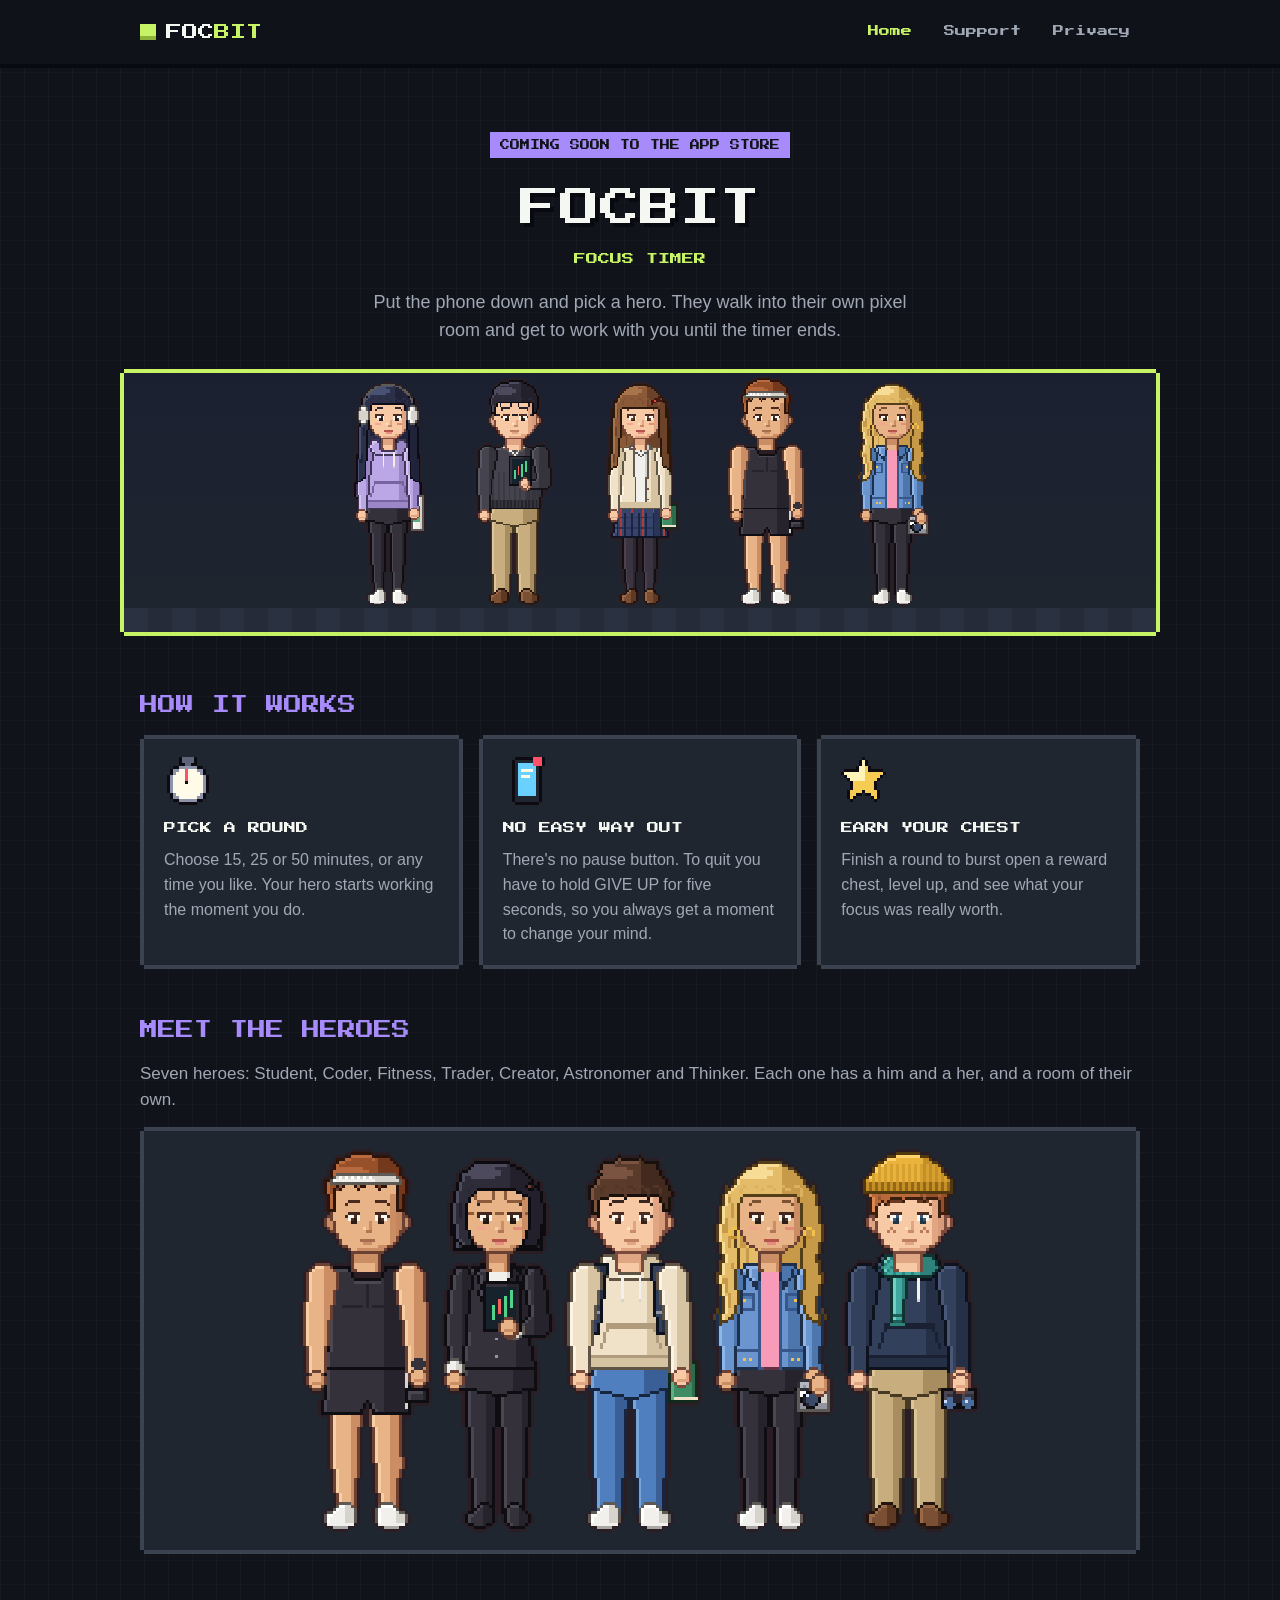
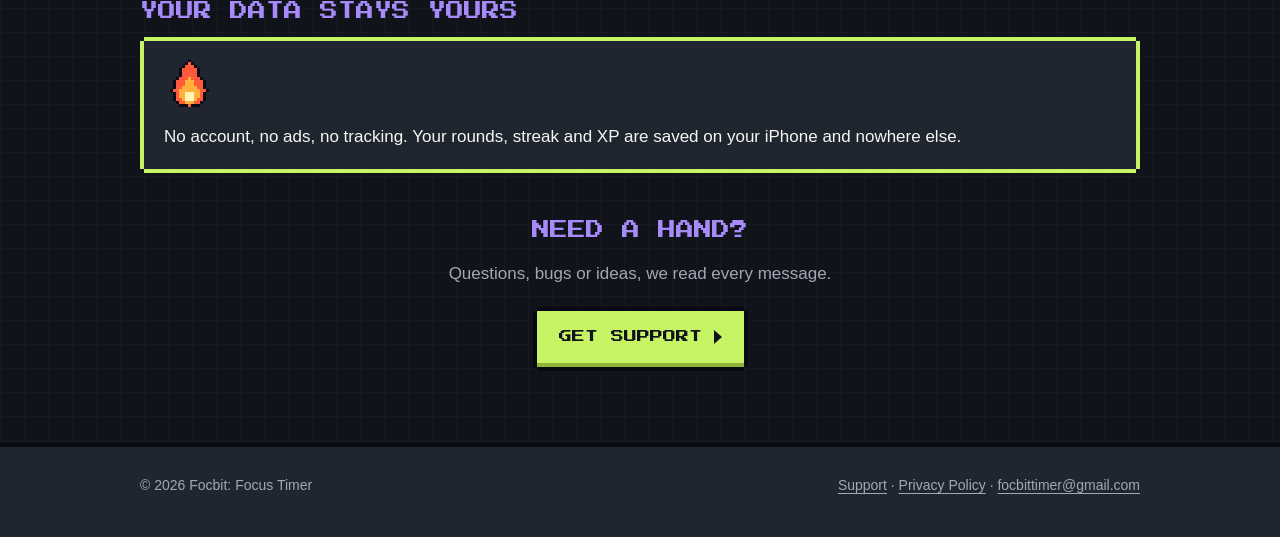
<file: index.html>
<!doctype html>
<html lang="en">
<head>
<meta charset="utf-8">
<meta name="viewport" content="width=device-width, initial-scale=1, viewport-fit=cover">
<meta name="theme-color" content="#10131a">
<title>Focbit: Focus Timer</title>
<meta name="description" content="An 8-bit focus timer. Pick a hero, start a round, and they work alongside you in their own pixel room.">
<link rel="stylesheet" href="style.css">
</head>
<body>
<header class="top">
  <div class="wrap">
    <a class="brand" href="index.html" aria-label="Focbit home"><span class="dot"></span><span>FOC<b>BIT</b></span></a>
    <nav aria-label="Pages">
      <a class="home-link" href="index.html" aria-current="page">Home</a>
      <a href="support.html">Support</a>
      <a href="privacy.html">Privacy</a>
    </nav>
  </div>
</header>
<main>
  <section class="wrap hero">
    <span class="chip">COMING SOON TO THE APP STORE</span>
    <h1 style="margin-top:24px">FOCBIT</h1>
    <p class="sub">FOCUS TIMER</p>
    <p class="lead">Put the phone down and pick a hero. They walk into their own pixel room and get to work with you until the timer ends.</p>
    <div class="px stage">
      <div class="cast" aria-hidden="true">
        <div class="sprite hide-s" style="background-image:url(img/coder-f-hi.png)"></div>
        <div class="sprite" style="background-image:url(img/trader-hi.png)"></div>
        <div class="sprite" style="background-image:url(img/student-f-hi.png)"></div>
        <div class="sprite" style="background-image:url(img/fitness-hi.png)"></div>
        <div class="sprite hide-s" style="background-image:url(img/creator-f-hi.png)"></div>
      </div>
      <div class="floor"></div>
    </div>
  </section>

  <section class="wrap">
    <h2>HOW IT WORKS</h2>
    <div class="features">
      <div class="px"><div class="icon" style="background-image:url(img/icon-watch.png)"></div><h3>PICK A ROUND</h3><p>Choose 15, 25 or 50 minutes, or any time you like. Your hero starts working the moment you do.</p></div>
      <div class="px"><div class="icon" style="background-image:url(img/icon-phone.png)"></div><h3>NO EASY WAY OUT</h3><p>There's no pause button. To quit you have to hold GIVE UP for five seconds, so you always get a moment to change your mind.</p></div>
      <div class="px"><div class="icon" style="background-image:url(img/icon-star.png)"></div><h3>EARN YOUR CHEST</h3><p>Finish a round to burst open a reward chest, level up, and see what your focus was really worth.</p></div>
    </div>
  </section>

  <section class="wrap">
    <h2>MEET THE HEROES</h2>
    <p class="dim">Seven heroes: Student, Coder, Fitness, Trader, Creator, Astronomer and Thinker. Each one has a him and a her, and a room of their own.</p>
    <div class="px"><img class="lineup" src="img/lineup.png" width="1362" height="768" alt="The seven Focbit heroes standing in a row"></div>
  </section>

  <section class="wrap">
    <h2>YOUR DATA STAYS YOURS</h2>
    <div class="px lime">
      <div class="icon" style="background-image:url(img/icon-flame.png)"></div>
      <p>No account, no ads, no tracking. Your rounds, streak and XP are saved on your iPhone and nowhere else.</p>
    </div>
  </section>

  <section class="wrap cta">
    <h2>NEED A HAND?</h2>
    <p class="dim">Questions, bugs or ideas, we read every message.</p>
    <div class="row">
      <a class="button px" href="support.html">GET SUPPORT <span class="arrow"></span></a>
    </div>
  </section>
</main>
<footer>
  <div class="wrap">
    <span>© 2026 Focbit: Focus Timer</span>
    <span><a href="support.html">Support</a> · <a href="privacy.html">Privacy Policy</a> · <a href="mailto:focbittimer@gmail.com">focbittimer@gmail.com</a></span>
  </div>
</footer>
</body>
</html>
</file>
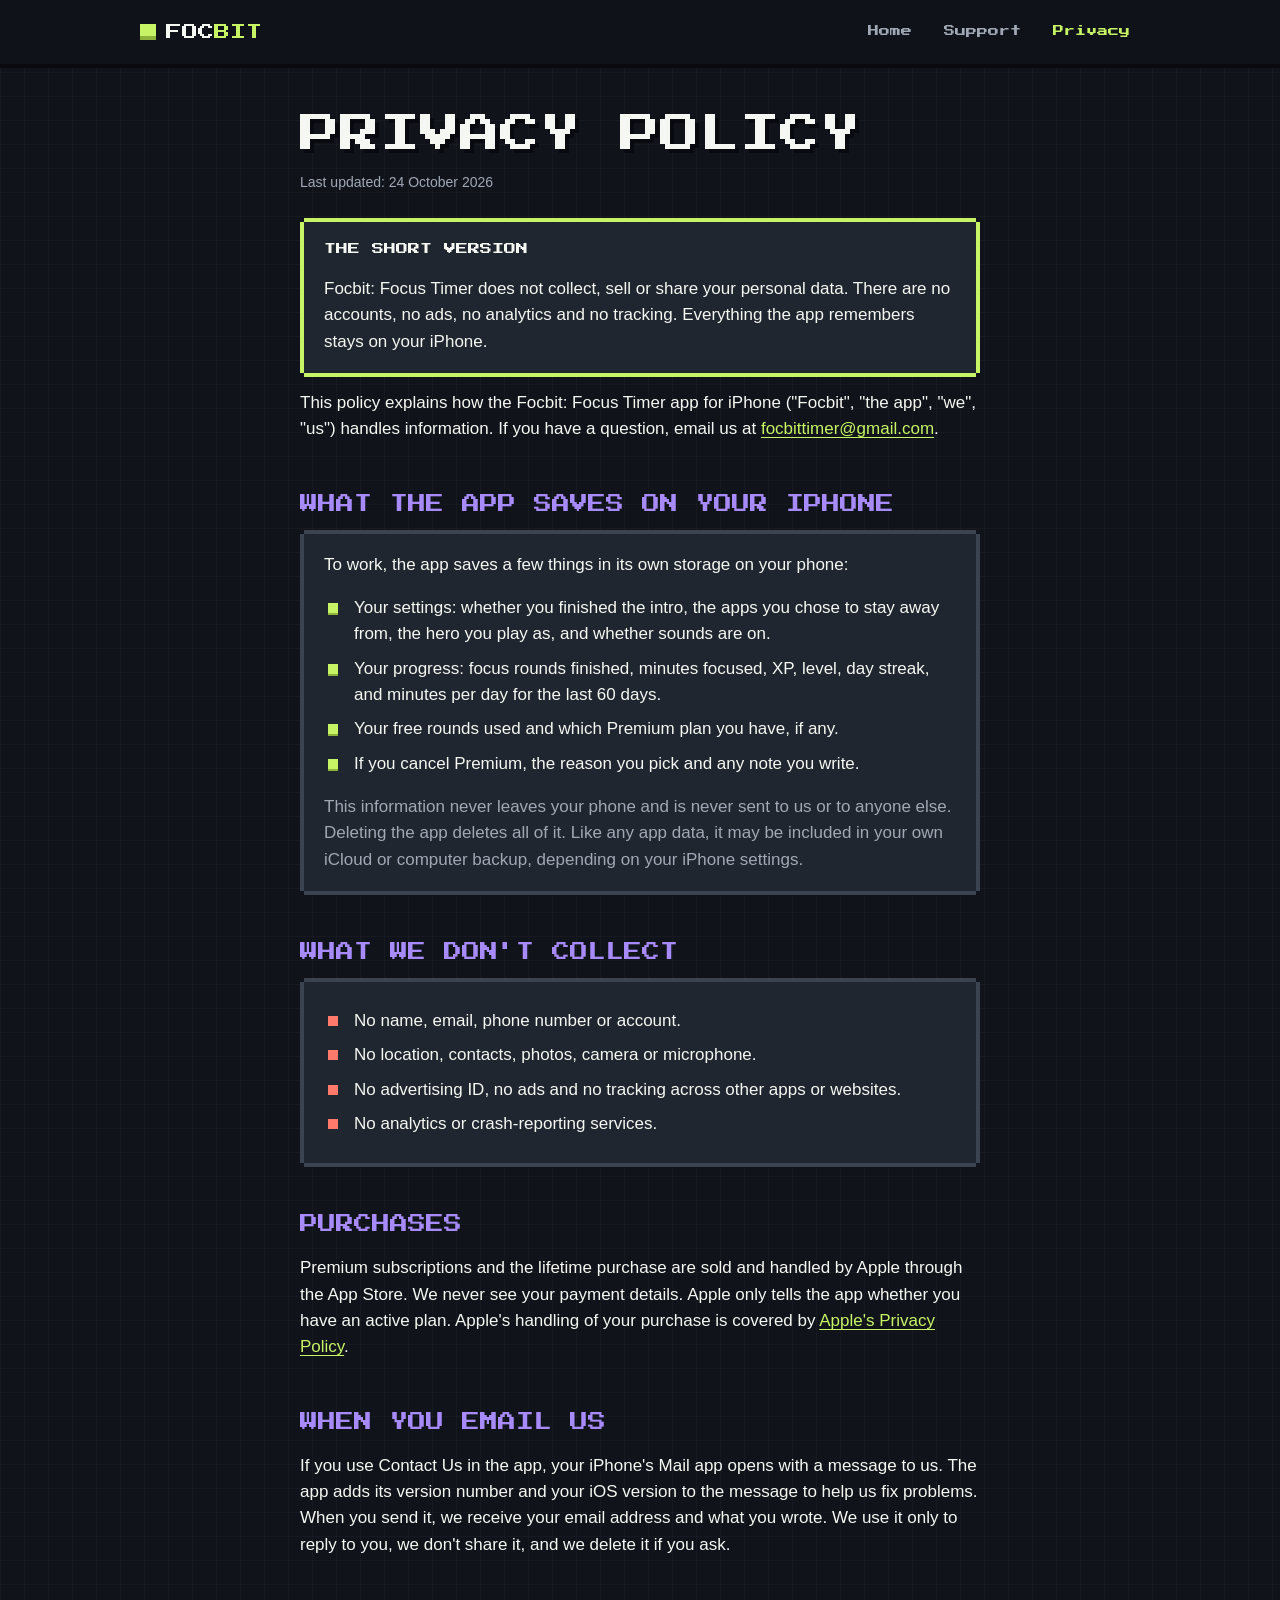
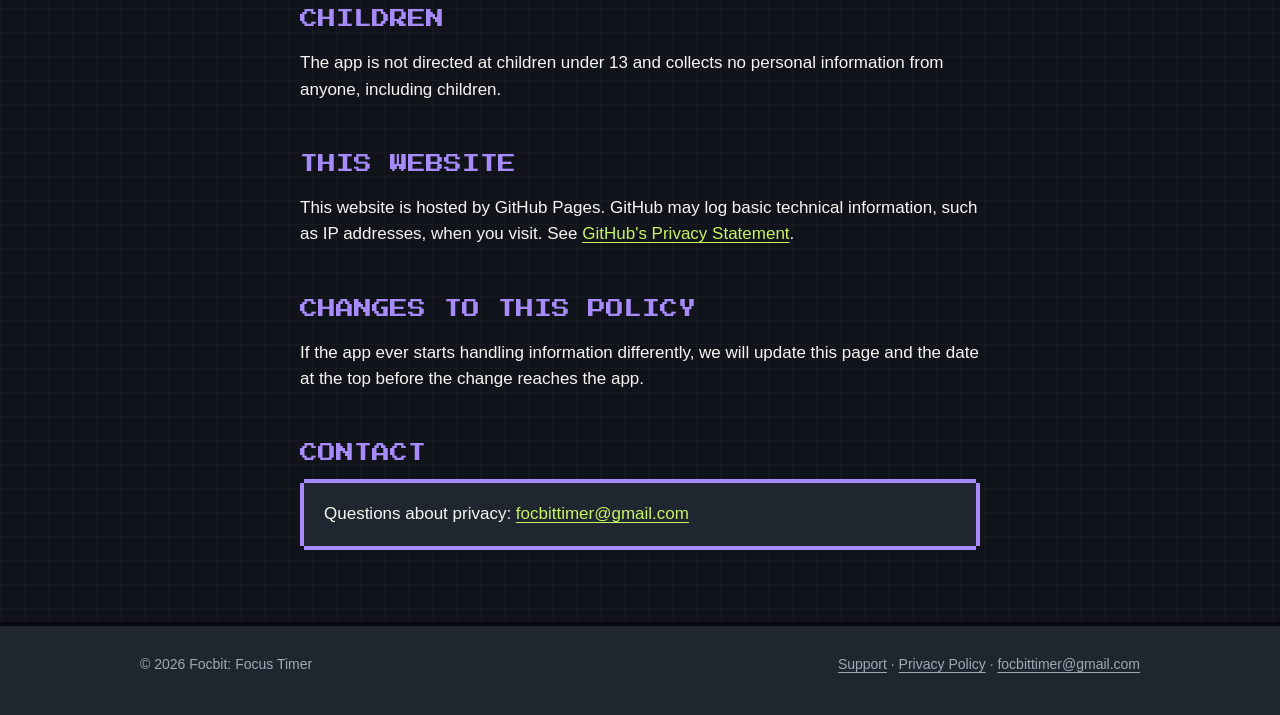
<file: privacy.html>
<!doctype html>
<html lang="en">
<head>
<meta charset="utf-8">
<meta name="viewport" content="width=device-width, initial-scale=1, viewport-fit=cover">
<meta name="theme-color" content="#10131a">
<title>Privacy Policy · Focbit: Focus Timer</title>
<meta name="description" content="Focbit: Focus Timer collects no personal data. Everything stays on your iPhone.">
<link rel="stylesheet" href="style.css">
</head>
<body>
<header class="top">
  <div class="wrap">
    <a class="brand" href="index.html" aria-label="Focbit home"><span class="dot"></span><span>FOC<b>BIT</b></span></a>
    <nav aria-label="Pages">
      <a class="home-link" href="index.html">Home</a>
      <a href="support.html">Support</a>
      <a href="privacy.html" aria-current="page">Privacy</a>
    </nav>
  </div>
</header>
<main>
  <div class="wrap doc">
    <h1>PRIVACY POLICY</h1>
    <p class="updated">Last updated: 24 October 2026</p>

    <div class="px lime">
      <h3>THE SHORT VERSION</h3>
      <p>Focbit: Focus Timer does not collect, sell or share your personal data. There are no accounts, no ads, no analytics and no tracking. Everything the app remembers stays on your iPhone.</p>
    </div>

    <p>This policy explains how the Focbit: Focus Timer app for iPhone ("Focbit", "the app", "we", "us") handles information. If you have a question, email us at <a href="mailto:focbittimer@gmail.com">focbittimer@gmail.com</a>.</p>

    <h2>WHAT THE APP SAVES ON YOUR IPHONE</h2>
    <div class="px">
      <p>To work, the app saves a few things in its own storage on your phone:</p>
      <ul class="marks">
        <li>Your settings: whether you finished the intro, the apps you chose to stay away from, the hero you play as, and whether sounds are on.</li>
        <li>Your progress: focus rounds finished, minutes focused, XP, level, day streak, and minutes per day for the last 60 days.</li>
        <li>Your free rounds used and which Premium plan you have, if any.</li>
        <li>If you cancel Premium, the reason you pick and any note you write.</li>
      </ul>
      <p class="dim">This information never leaves your phone and is never sent to us or to anyone else. Deleting the app deletes all of it. Like any app data, it may be included in your own iCloud or computer backup, depending on your iPhone settings.</p>
    </div>

    <h2>WHAT WE DON'T COLLECT</h2>
    <div class="px">
      <ul class="marks no">
        <li>No name, email, phone number or account.</li>
        <li>No location, contacts, photos, camera or microphone.</li>
        <li>No advertising ID, no ads and no tracking across other apps or websites.</li>
        <li>No analytics or crash-reporting services.</li>
      </ul>
    </div>

    <h2>PURCHASES</h2>
    <p>Premium subscriptions and the lifetime purchase are sold and handled by Apple through the App Store. We never see your payment details. Apple only tells the app whether you have an active plan. Apple's handling of your purchase is covered by <a href="https://www.apple.com/legal/privacy/">Apple's Privacy Policy</a>.</p>

    <h2>WHEN YOU EMAIL US</h2>
    <p>If you use Contact Us in the app, your iPhone's Mail app opens with a message to us. The app adds its version number and your iOS version to the message to help us fix problems. When you send it, we receive your email address and what you wrote. We use it only to reply to you, we don't share it, and we delete it if you ask.</p>

    <h2>CHILDREN</h2>
    <p>The app is not directed at children under 13 and collects no personal information from anyone, including children.</p>

    <h2>THIS WEBSITE</h2>
    <p>This website is hosted by GitHub Pages. GitHub may log basic technical information, such as IP addresses, when you visit. See <a href="https://docs.github.com/site-policy/privacy-policies/github-general-privacy-statement">GitHub's Privacy Statement</a>.</p>

    <h2>CHANGES TO THIS POLICY</h2>
    <p>If the app ever starts handling information differently, we will update this page and the date at the top before the change reaches the app.</p>

    <h2>CONTACT</h2>
    <div class="px violet"><p>Questions about privacy: <a href="mailto:focbittimer@gmail.com">focbittimer@gmail.com</a></p></div>
  </div>
</main>
<footer>
  <div class="wrap">
    <span>© 2026 Focbit: Focus Timer</span>
    <span><a href="support.html">Support</a> · <a href="privacy.html">Privacy Policy</a> · <a href="mailto:focbittimer@gmail.com">focbittimer@gmail.com</a></span>
  </div>
</footer>
</body>
</html>
</file>
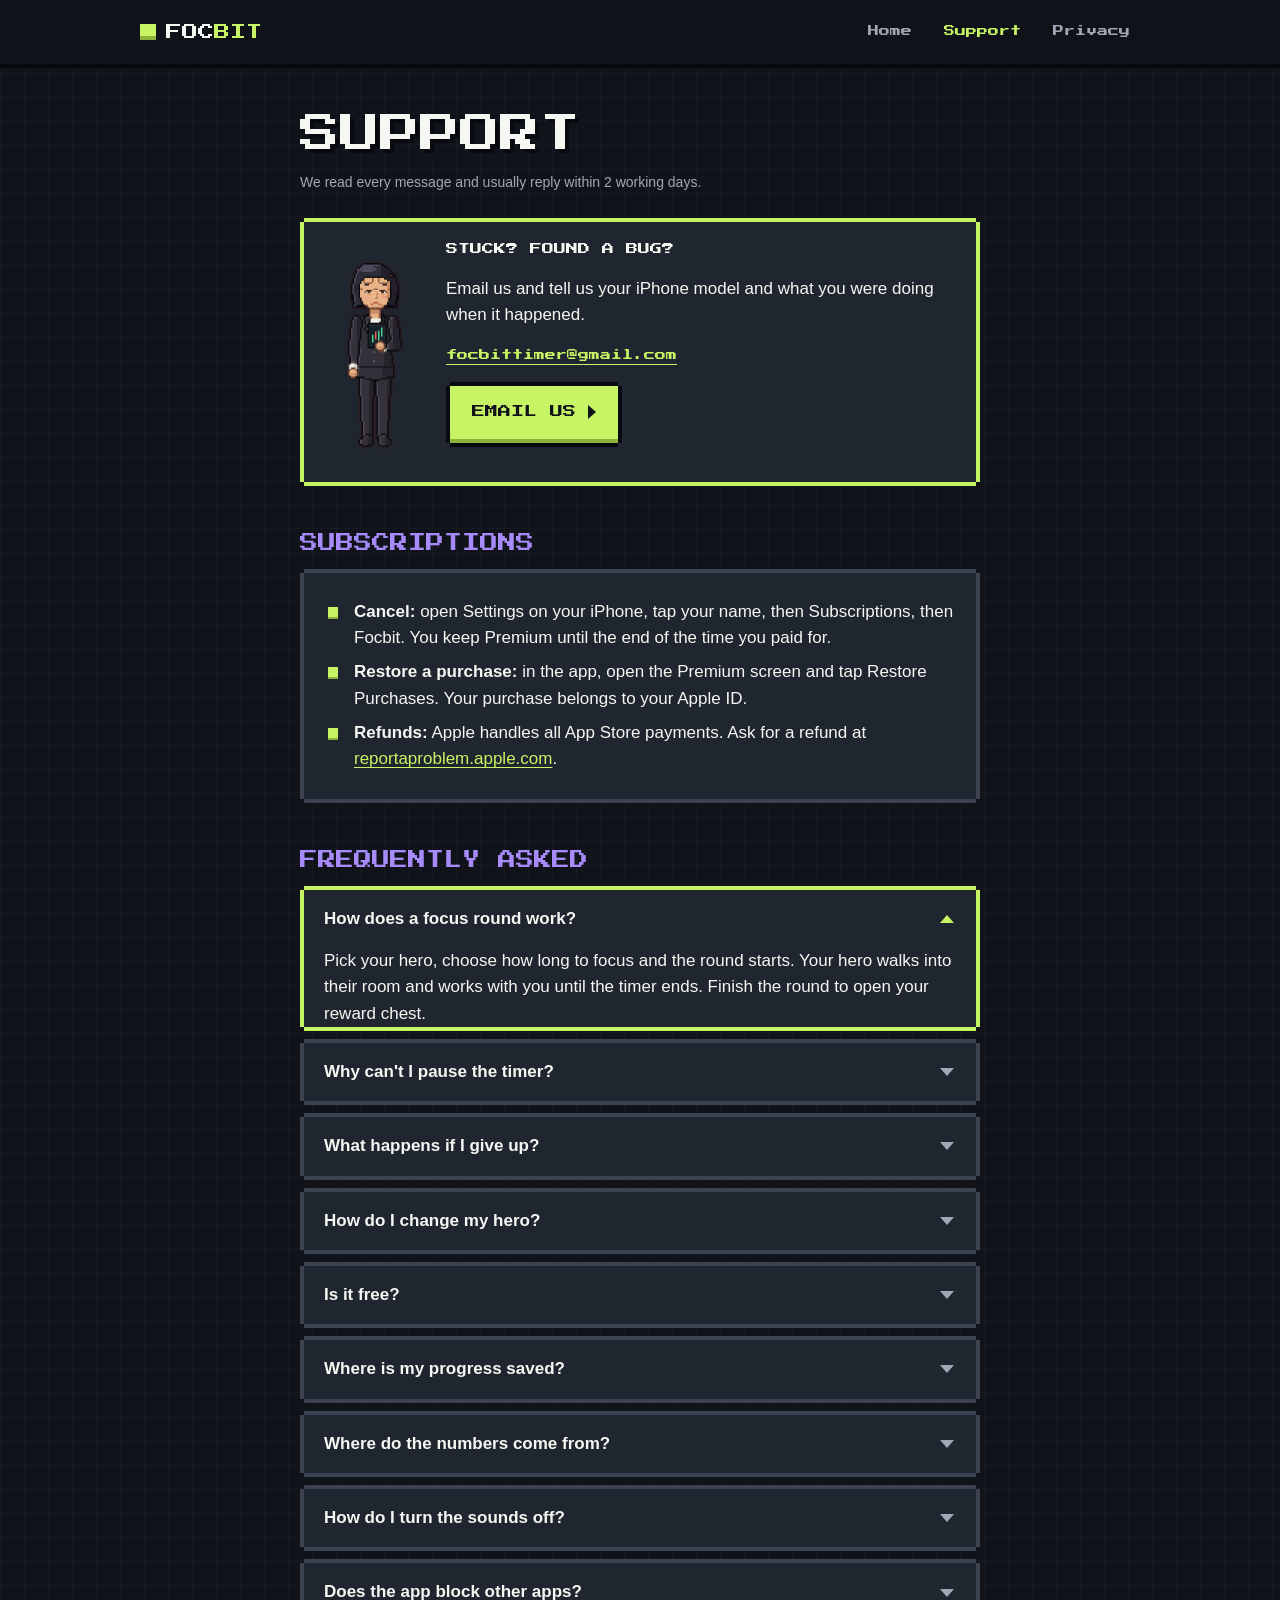
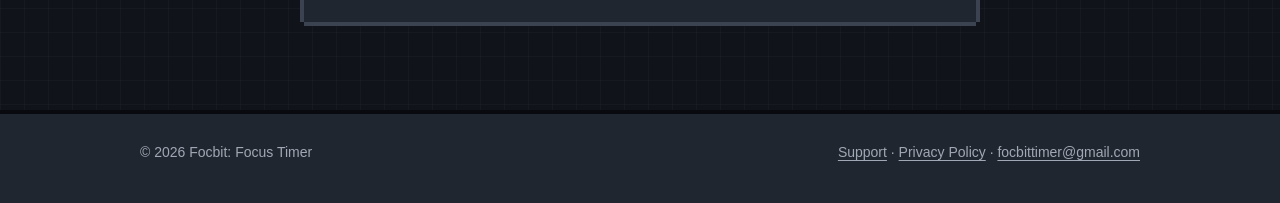
<file: support.html>
<!doctype html>
<html lang="en">
<head>
<meta charset="utf-8">
<meta name="viewport" content="width=device-width, initial-scale=1, viewport-fit=cover">
<meta name="theme-color" content="#10131a">
<title>Support · Focbit: Focus Timer</title>
<meta name="description" content="Help, answers and contact for Focbit: Focus Timer.">
<link rel="stylesheet" href="style.css">
</head>
<body>
<header class="top">
  <div class="wrap">
    <a class="brand" href="index.html" aria-label="Focbit home"><span class="dot"></span><span>FOC<b>BIT</b></span></a>
    <nav aria-label="Pages">
      <a class="home-link" href="index.html">Home</a>
      <a href="support.html" aria-current="page">Support</a>
      <a href="privacy.html">Privacy</a>
    </nav>
  </div>
</header>
<main>
  <div class="wrap doc">
    <h1>SUPPORT</h1>
    <p class="updated">We read every message and usually reply within 2 working days.</p>

    <div class="px lime contact">
      <div class="sad" role="img" aria-label="A pixel hero looking a little sad"></div>
      <div>
        <h3>STUCK? FOUND A BUG?</h3>
        <p>Email us and tell us your iPhone model and what you were doing when it happened.</p>
        <p class="email"><a href="mailto:focbittimer@gmail.com?subject=Focbit%20support">focbittimer@gmail.com</a></p>
        <p><a class="button px" href="mailto:focbittimer@gmail.com?subject=Focbit%20support">EMAIL US <span class="arrow"></span></a></p>
      </div>
    </div>

    <h2>SUBSCRIPTIONS</h2>
    <div class="px">
      <ul class="marks">
        <li><strong>Cancel:</strong> open Settings on your iPhone, tap your name, then Subscriptions, then Focbit. You keep Premium until the end of the time you paid for.</li>
        <li><strong>Restore a purchase:</strong> in the app, open the Premium screen and tap Restore Purchases. Your purchase belongs to your Apple ID.</li>
        <li><strong>Refunds:</strong> Apple handles all App Store payments. Ask for a refund at <a href="https://reportaproblem.apple.com">reportaproblem.apple.com</a>.</li>
      </ul>
    </div>

    <h2>FREQUENTLY ASKED</h2>
    <details class="px" open><summary>How does a focus round work?</summary><p>Pick your hero, choose how long to focus and the round starts. Your hero walks into their room and works with you until the timer ends. Finish the round to open your reward chest.</p></details>
    <details class="px"><summary>Why can&#x27;t I pause the timer?</summary><p>Pausing makes it too easy to drift off. Once a round starts, the only way out is to hold GIVE UP for five seconds, so you always have a moment to change your mind.</p></details>
    <details class="px"><summary>What happens if I give up?</summary><p>The round ends and doesn't count. You keep everything you have already earned, and you can start a new round right away.</p></details>
    <details class="px"><summary>How do I change my hero?</summary><p>On your dashboard, tap CHANGE HERO. Your progress stays with you, and each hero keeps their own count of rounds.</p></details>
    <details class="px"><summary>Is it free?</summary><p>Your first 2 focus rounds are free with any hero. After that, Premium unlocks unlimited rounds: monthly, yearly, or one payment for life.</p></details>
    <details class="px"><summary>Where is my progress saved?</summary><p>On your phone only. There is no account and nothing is uploaded. Deleting the app deletes your progress.</p></details>
    <details class="px"><summary>Where do the numbers come from?</summary><p>From published research we found online, like average reading speed or calories burned. They are estimates. The app's About page lists every source.</p></details>
    <details class="px"><summary>How do I turn the sounds off?</summary><p>Tap the speaker in the top-right corner of any screen. Sounds also stay quiet when your iPhone is on silent.</p></details>
    <details class="px"><summary>Does the app block other apps?</summary><p>Not yet. The apps you pick are your plan for what to stay away from. Real blocking with Apple's Screen Time is coming in an update.</p></details>
  </div>
</main>
<footer>
  <div class="wrap">
    <span>© 2026 Focbit: Focus Timer</span>
    <span><a href="support.html">Support</a> · <a href="privacy.html">Privacy Policy</a> · <a href="mailto:focbittimer@gmail.com">focbittimer@gmail.com</a></span>
  </div>
</footer>
</body>
</html>
</file>
<file: style.css>
/* Focbit website, in the app's Pixel Neon style. No outside requests:
   the pixel font and the art are in this folder. */
@font-face {
  font-family: "Press Start 2P";
  src: url("fonts/PressStart2P.ttf") format("truetype");
  font-display: swap;
}
:root {
  --bg: #10131a; --surface: #20262f; --raised: #292f3a; --lime: #c7f464; --lime-shade: #8db33a;
  --violet: #a78bfa; --text: #f5f7f2; --dim: #a1a8b5; --border: #3b4350; --overlay: #080a0f; --error: #ff7a6b;
  --u: 4px; /* one "pixel" of the boxes */
}
* { box-sizing: border-box; }
html { -webkit-text-size-adjust: 100%; scroll-behavior: smooth; }
body {
  margin: 0; background: var(--bg); color: var(--text);
  font: 17px/1.55 -apple-system, BlinkMacSystemFont, "SF Pro Text", "Segoe UI", Roboto, Helvetica, Arial, sans-serif;
  /* faint pixel grid, like the app's backdrops */
  background-image: linear-gradient(rgba(255,255,255,.025) 1px, transparent 1px), linear-gradient(90deg, rgba(255,255,255,.025) 1px, transparent 1px);
  background-size: 24px 24px;
}
img { image-rendering: pixelated; image-rendering: crisp-edges; max-width: 100%; }
a { color: var(--lime); text-underline-offset: 3px; }
a:focus-visible, summary:focus-visible { outline: 3px solid var(--violet); outline-offset: 4px; }
.pixel, h1, h2, h3, .button, nav, summary .q-tag { font-family: "Press Start 2P", ui-monospace, monospace; font-weight: 400; letter-spacing: 0; }

.wrap { max-width: 1040px; margin: 0 auto; padding: 0 16px; }
@media (min-width: 414px) { .wrap { padding: 0 20px; } }

/* ---- header ---- */
header.top { position: sticky; top: 0; z-index: 10; background: rgba(16,19,26,.94); backdrop-filter: blur(6px); border-bottom: var(--u) solid var(--overlay); }
header.top .wrap { display: flex; align-items: center; justify-content: space-between; gap: 12px; min-height: 64px; }
.brand { display: flex; align-items: center; gap: 10px; color: var(--text); text-decoration: none; font-family: "Press Start 2P", monospace; font-size: 16px; }
.brand b { color: var(--lime); font-weight: 400; }
.brand .dot { width: 16px; height: 16px; background: var(--lime); box-shadow: inset 0 -4px var(--lime-shade); }
nav { display: flex; gap: 4px; font-size: 10px; }
nav a { color: var(--dim); text-decoration: none; padding: 16px 10px; min-height: 44px; display: inline-flex; align-items: center; }
nav a[aria-current="page"] { color: var(--lime); }
@media (min-width: 600px) { nav { font-size: 11px; gap: 12px; } }

/* ---- pixel boxes: notched corners, like PixelBox in the app ---- */
.px {
  position: relative; background: var(--surface); margin: var(--u);
  box-shadow: 0 calc(-1 * var(--u)) 0 0 var(--b, var(--border)), 0 var(--u) 0 0 var(--b, var(--border)),
              calc(-1 * var(--u)) 0 0 0 var(--b, var(--border)), var(--u) 0 0 0 var(--b, var(--border)),
              inset 0 calc(-1 * var(--u)) 0 0 var(--shade, transparent);
  padding: 18px 20px;
}
.px.lime { --b: var(--lime); }
.px.violet { --b: var(--violet); }
.px > :first-child { margin-top: 0; } .px > :last-child { margin-bottom: 0; }

.button {
  --b: var(--overlay); --shade: var(--lime-shade);
  display: inline-flex; align-items: center; justify-content: center; gap: 12px; min-height: 50px;
  background: var(--lime); color: var(--bg); text-decoration: none; font-size: 13px; padding: 16px 22px 20px;
  transition: transform .06s;
}
.button:active { transform: translateY(var(--u)); --shade: transparent; }
.button .arrow { width: 0; height: 0; border: 7px solid transparent; border-left: 8px solid currentColor; border-right: 0; }
.chip { display: inline-block; font-family: "Press Start 2P", monospace; font-size: 10px; line-height: 1; color: var(--bg); background: var(--violet); padding: 8px 10px; }

/* ---- type ---- */
h1 { font-size: 28px; line-height: 1.3; margin: 0; text-shadow: 4px 4px 0 var(--overlay); }
h2 { font-size: 15px; line-height: 1.5; color: var(--violet); margin: 48px 0 16px; }
h3 { font-size: 12px; line-height: 1.6; margin: 0 0 10px; }
.lead { color: var(--dim); font-size: 18px; }
.updated { color: var(--dim); font-size: 14px; margin: 12px 0 28px; }
p, li { color: var(--text); }
.dim { color: var(--dim); }
ul { padding-left: 22px; } li { margin: 8px 0; }
ul.marks { list-style: none; padding: 0; }
ul.marks li { position: relative; padding-left: 30px; }
ul.marks li::before { content: ""; position: absolute; left: 4px; top: 8px; width: 10px; height: 10px; background: var(--lime); box-shadow: 0 2px var(--lime-shade); }
ul.marks.no li::before { background: var(--error); box-shadow: none; }
@media (min-width: 768px) { h1 { font-size: 40px; } h2 { font-size: 18px; } }

/* ---- page frame ---- */
main { padding: 40px 0 72px; }
.doc { max-width: 720px; margin: 0 auto; }
footer { border-top: var(--u) solid var(--overlay); background: var(--surface); padding: 28px 0 40px; color: var(--dim); font-size: 14px; }
footer .wrap { display: flex; flex-wrap: wrap; gap: 12px 24px; align-items: center; justify-content: space-between; }
footer a { color: var(--dim); }

/* ---- home ---- */
.hero { text-align: center; padding: 24px 0 8px; }
.hero .sub { font-family: "Press Start 2P", monospace; font-size: 12px; color: var(--lime); margin: 16px 0 0; }
.hero .lead { max-width: 560px; margin: 20px auto 28px; }
.cast { display: flex; justify-content: center; align-items: flex-end; gap: 4px; margin: 32px auto 0; max-width: 100%; overflow: hidden; }
.sprite { --w: 102px; --h: 196px; width: var(--w); height: var(--h); flex: 0 0 auto;
  background-size: calc(var(--w) * 10) var(--h); background-repeat: no-repeat; image-rendering: pixelated;
  animation: wave 1.5s steps(10) infinite; }
.sprite:nth-child(2) { animation-delay: -.5s; } .sprite:nth-child(3) { animation-delay: -1s; }
.sprite:nth-child(4) { animation-delay: -.3s; } .sprite:nth-child(5) { animation-delay: -.8s; }
.sprite.hide-s { display: none; }
@keyframes wave { to { background-position: calc(var(--w) * -10) 0; } }
@media (min-width: 600px) { .sprite { --w: 122px; --h: 235px; } .sprite.hide-s { display: block; } }
@media (prefers-reduced-motion: reduce) { .sprite, .icon { animation: none !important; } }
.stage { --b: var(--lime); background: linear-gradient(#1a2030, var(--surface)); padding: 0 12px; }
.floor { height: 24px; background: repeating-linear-gradient(90deg, #2a3140 0 24px, #252b38 24px 48px); margin: 0 -12px; }

.features { display: grid; gap: 16px; margin-top: 8px; }
@media (min-width: 768px) { .features { grid-template-columns: repeat(3, 1fr); } }
.icon { width: 48px; height: 48px; background-size: 192px 48px; image-rendering: pixelated; animation: icon 1s steps(4) infinite; margin-bottom: 14px; }
@keyframes icon { to { background-position: -192px 0; } }
.features p { color: var(--dim); font-size: 16px; margin: 0; }
.lineup { display: block; margin: 0 auto; width: 100%; max-width: 680px; }
.cta { text-align: center; }
.cta .row { display: flex; flex-wrap: wrap; gap: 16px; justify-content: center; margin-top: 20px; }

/* ---- support / privacy ---- */
.tldr { --b: var(--lime); }
details.px { padding: 0 20px; margin: 16px var(--u); }
details.px[open] { --b: var(--lime); }
summary { cursor: pointer; list-style: none; padding: 16px 32px 16px 0; min-height: 44px; font-weight: 600; position: relative; }
summary::-webkit-details-marker { display: none; }
summary::after { content: ""; position: absolute; right: 2px; top: 50%; margin-top: -4px; border: 7px solid transparent; border-top: 8px solid var(--dim); border-bottom: 0; }
details[open] summary::after { border-top-color: var(--lime); transform: rotate(180deg); }
details p { margin: 0 0 18px; }
.contact { display: grid; gap: 20px; align-items: center; }
@media (min-width: 600px) { .contact { grid-template-columns: auto 1fr; } }
.sad { --w: 102px; --h: 196px; width: var(--w); height: var(--h); background: url(img/trader-f-sad.png) 0 0 / calc(var(--w) * 4) var(--h) no-repeat; animation: sad 3.2s steps(1) infinite; margin: 0 auto; }
@keyframes sad { 0%,40% { background-position: 0 0 } 45%,55% { background-position: calc(var(--w) * -1) 0 } 60%,72% { background-position: calc(var(--w) * -2) 0 } 76%,92% { background-position: calc(var(--w) * -3) 0 } 96% { background-position: 0 0 } }
.email { font-family: "Press Start 2P", monospace; font-size: 11px; line-height: 1.8; word-break: break-all; }

/* small phones: the brand already links home, so the nav drops Home */
@media (max-width: 479px) { nav .home-link { display: none; } nav a { padding: 16px 8px; } }
.lineup { height: auto; }
</file>
